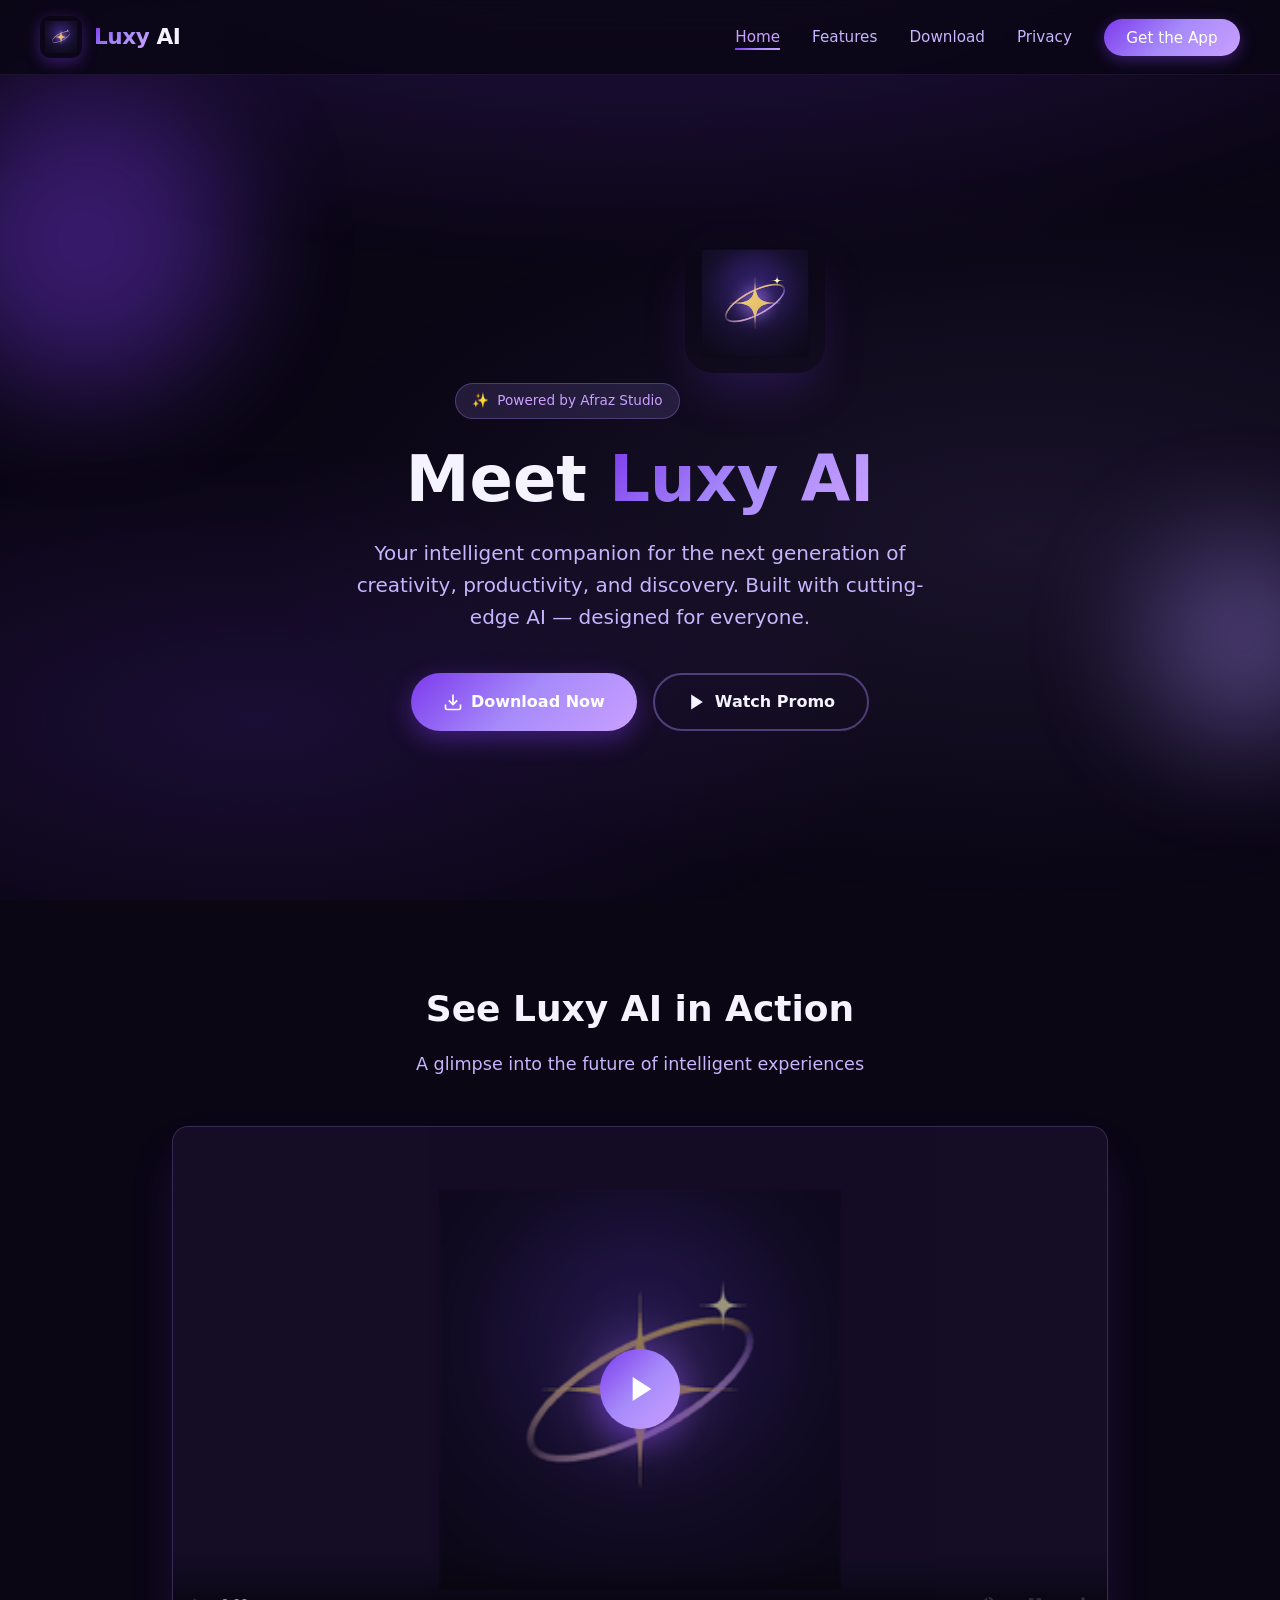
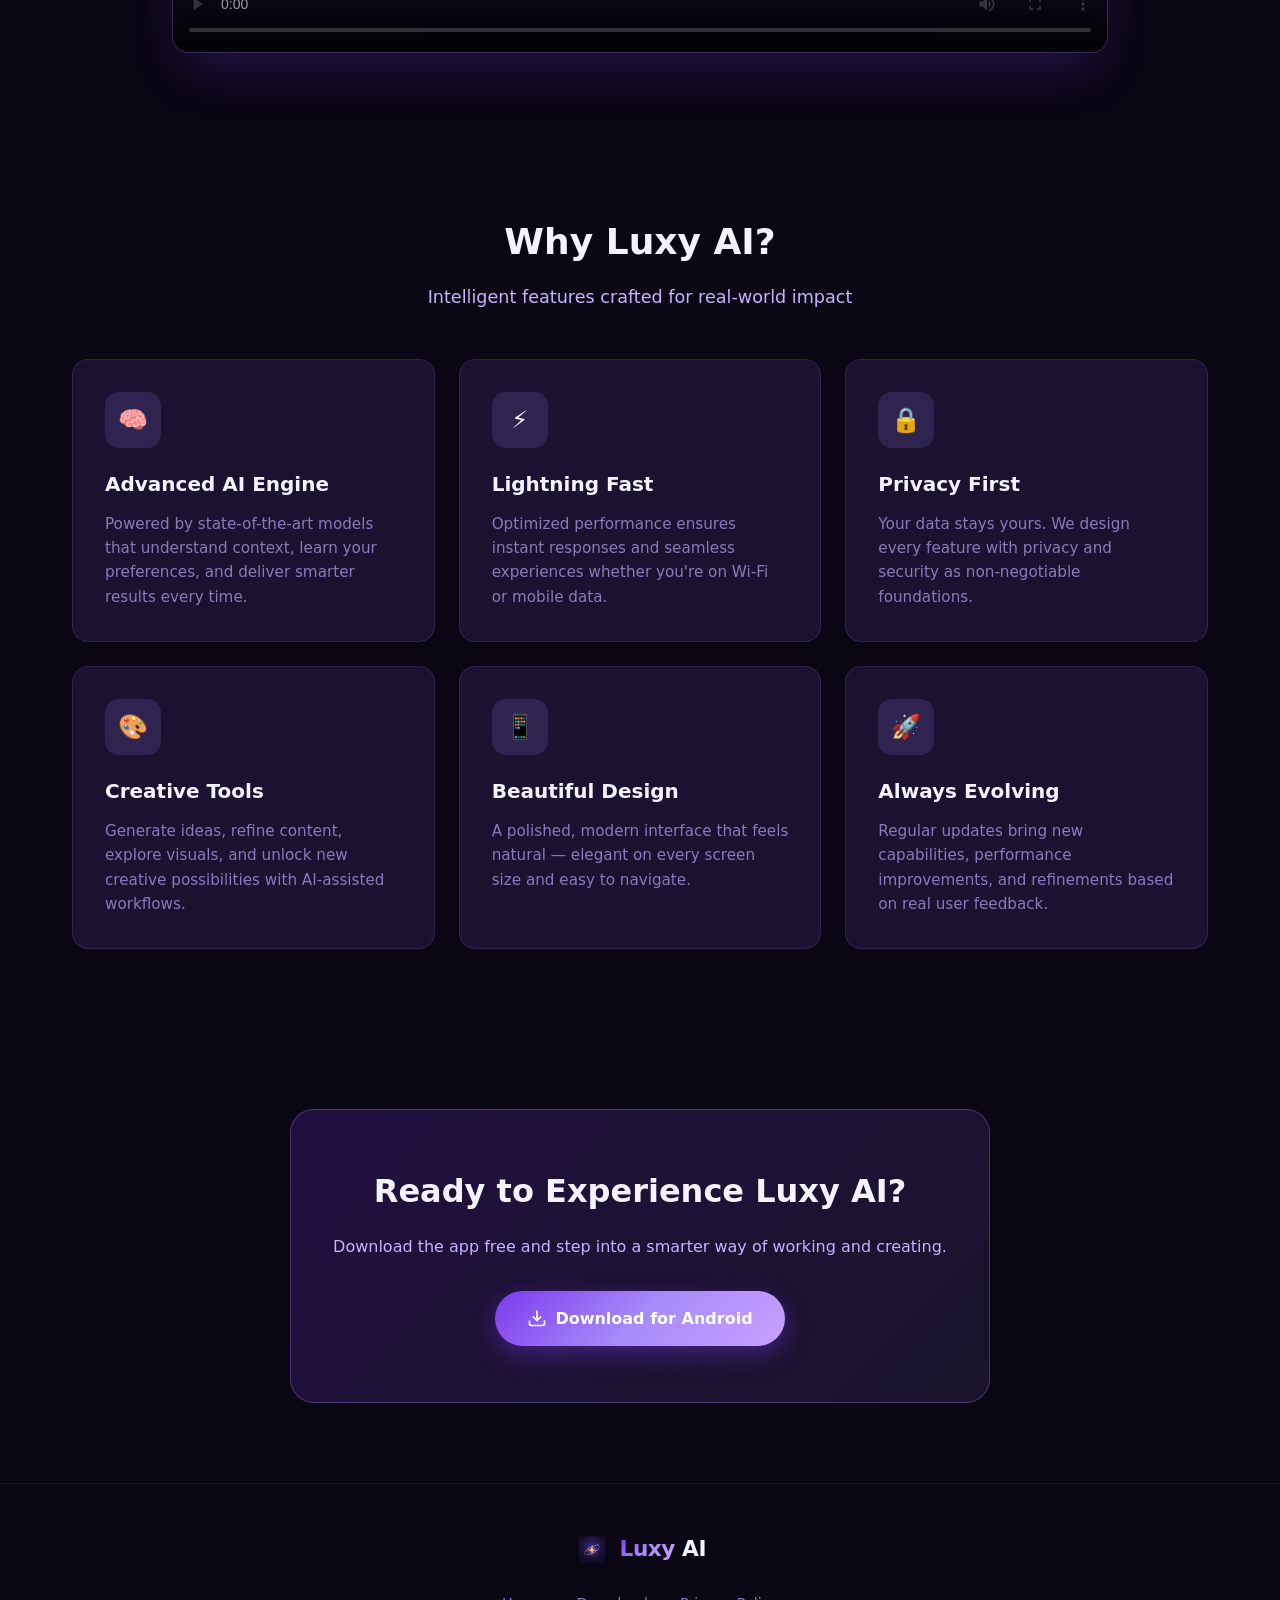
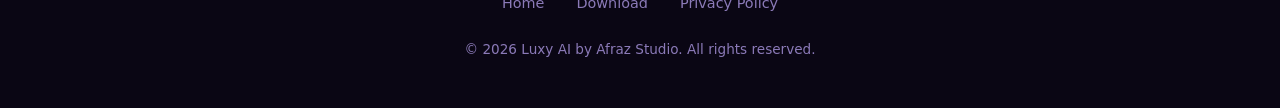
<file: index.html>
<!DOCTYPE html>
<html lang="en">
<head>
  <meta name="google-site-verification" content="mF6XlovI8cai9G5ZZEyPk_XzXrcvA_RAI9pHj94eg3o" />
  <meta charset="UTF-8">
  <meta name="viewport" content="width=device-width, initial-scale=1.0">
  <meta name="description" content="Luxy AI by Afraz Studio — Experience the future of artificial intelligence. Download the app now.">
  <meta name="theme-color" content="#0a0614">
  <title>Luxy AI by Afraz Studio — Official Website</title>
  <link rel="icon" type="image/png" href="[data-uri]">
  <link rel="sitemap" type="application/xml" title="Sitemap" href="sitemap.xml">
  <style>
/* Luxy AI by Afraz Studio - Premium Website Styles */
:root {
  --bg-primary: #0a0614;
  --bg-secondary: #120b24;
  --bg-card: #1a1230;
  --accent: #a78bfa;
  --accent-light: #c9a0ff;
  --accent-dark: #7c3aed;
  --text-primary: #f5f3ff;
  --text-secondary: #c4b5fd;
  --text-muted: #8b7ab8;
  --gold: #f0c674;
  --gradient: linear-gradient(135deg, #7c3aed 0%, #a78bfa 50%, #c9a0ff 100%);
  --gradient-dark: linear-gradient(180deg, #0a0614 0%, #1a1230 100%);
  --shadow: 0 25px 50px -12px rgba(124, 58, 237, 0.25);
  --radius: 16px;
  --transition: all 0.3s cubic-bezier(0.4, 0, 0.2, 1);
}

* {
  margin: 0;
  padding: 0;
  box-sizing: border-box;
}

html {
  scroll-behavior: smooth;
}

body {
  font-family: 'Segoe UI', system-ui, -apple-system, BlinkMacSystemFont, 'Roboto', sans-serif;
  background: var(--bg-primary);
  color: var(--text-primary);
  line-height: 1.6;
  min-height: 100vh;
  overflow-x: hidden;
}

/* Background Effects */
.bg-glow {
  position: fixed;
  top: 0;
  left: 0;
  width: 100%;
  height: 100%;
  pointer-events: none;
  z-index: 0;
  background: 
    radial-gradient(ellipse 80% 50% at 50% -20%, rgba(124, 58, 237, 0.3), transparent),
    radial-gradient(ellipse 60% 40% at 80% 60%, rgba(167, 139, 250, 0.1), transparent),
    radial-gradient(ellipse 50% 30% at 20% 80%, rgba(124, 58, 237, 0.15), transparent);
}

/* Navigation */
.navbar {
  position: fixed;
  top: 0;
  left: 0;
  right: 0;
  z-index: 1000;
  padding: 1rem 2rem;
  background: rgba(10, 6, 20, 0.85);
  backdrop-filter: blur(20px);
  border-bottom: 1px solid rgba(167, 139, 250, 0.1);
  transition: var(--transition);
}

.nav-container {
  max-width: 1200px;
  margin: 0 auto;
  display: flex;
  align-items: center;
  justify-content: space-between;
}

.logo-link {
  display: flex;
  align-items: center;
  gap: 0.75rem;
  text-decoration: none;
  color: var(--text-primary);
}

.logo-link img {
  width: 42px;
  height: 42px;
  border-radius: 10px;
  box-shadow: 0 4px 15px rgba(124, 58, 237, 0.4);
}

.logo-text {
  font-size: 1.35rem;
  font-weight: 700;
  letter-spacing: -0.02em;
}

.logo-text span {
  background: var(--gradient);
  -webkit-background-clip: text;
  -webkit-text-fill-color: transparent;
  background-clip: text;
}

.nav-links {
  display: flex;
  gap: 2rem;
  list-style: none;
}

.nav-links a {
  color: var(--text-secondary);
  text-decoration: none;
  font-weight: 500;
  font-size: 0.95rem;
  transition: var(--transition);
  position: relative;
}

.nav-links a:hover,
.nav-links a.active {
  color: var(--accent-light);
}

.nav-links a::after {
  content: '';
  position: absolute;
  bottom: -4px;
  left: 0;
  width: 0;
  height: 2px;
  background: var(--gradient);
  transition: width 0.3s ease;
}

.nav-links a:hover::after,
.nav-links a.active::after {
  width: 100%;
}

.nav-cta {
  background: var(--gradient);
  color: white !important;
  padding: 0.6rem 1.4rem;
  border-radius: 50px;
  font-weight: 600;
  box-shadow: 0 4px 15px rgba(124, 58, 237, 0.4);
}

.nav-cta::after {
  display: none !important;
}

.nav-cta:hover {
  transform: translateY(-2px);
  box-shadow: 0 8px 25px rgba(124, 58, 237, 0.5);
}

.mobile-menu-btn {
  display: none;
  background: none;
  border: none;
  color: var(--text-primary);
  font-size: 1.5rem;
  cursor: pointer;
}

/* Hero Section */
.hero {
  position: relative;
  z-index: 1;
  min-height: 100vh;
  display: flex;
  align-items: center;
  justify-content: center;
  padding: 8rem 2rem 4rem;
  text-align: center;
}

.hero-content {
  max-width: 900px;
}

.hero-badge {
  display: inline-flex;
  align-items: center;
  gap: 0.5rem;
  background: rgba(167, 139, 250, 0.15);
  border: 1px solid rgba(167, 139, 250, 0.3);
  padding: 0.4rem 1rem;
  border-radius: 50px;
  font-size: 0.85rem;
  color: var(--accent-light);
  margin-bottom: 1.5rem;
  animation: fadeInUp 0.8s ease;
}

.hero-logo {
  width: 140px;
  height: 140px;
  border-radius: 28px;
  margin: 0 auto 2rem;
  box-shadow: var(--shadow);
  animation: fadeInUp 0.8s ease 0.1s both;
}

.hero h1 {
  font-size: clamp(2.5rem, 6vw, 4rem);
  font-weight: 800;
  line-height: 1.15;
  margin-bottom: 1.25rem;
  animation: fadeInUp 0.8s ease 0.2s both;
}

.hero h1 .highlight {
  background: var(--gradient);
  -webkit-background-clip: text;
  -webkit-text-fill-color: transparent;
  background-clip: text;
}

.hero-subtitle {
  font-size: 1.25rem;
  color: var(--text-secondary);
  max-width: 600px;
  margin: 0 auto 2.5rem;
  animation: fadeInUp 0.8s ease 0.3s both;
}

.hero-buttons {
  display: flex;
  gap: 1rem;
  justify-content: center;
  flex-wrap: wrap;
  animation: fadeInUp 0.8s ease 0.4s both;
}

.btn {
  display: inline-flex;
  align-items: center;
  gap: 0.5rem;
  padding: 0.9rem 2rem;
  border-radius: 50px;
  font-weight: 600;
  font-size: 1rem;
  text-decoration: none;
  transition: var(--transition);
  cursor: pointer;
  border: none;
}

.btn-primary {
  background: var(--gradient);
  color: white;
  box-shadow: 0 8px 25px rgba(124, 58, 237, 0.4);
}

.btn-primary:hover {
  transform: translateY(-3px);
  box-shadow: 0 12px 35px rgba(124, 58, 237, 0.5);
}

.btn-secondary {
  background: transparent;
  color: var(--text-primary);
  border: 2px solid rgba(167, 139, 250, 0.4);
}

.btn-secondary:hover {
  background: rgba(167, 139, 250, 0.1);
  border-color: var(--accent);
}

/* Video Section */
.video-section {
  position: relative;
  z-index: 1;
  padding: 5rem 2rem;
  max-width: 1000px;
  margin: 0 auto;
}

.section-header {
  text-align: center;
  margin-bottom: 3rem;
}

.section-header h2 {
  font-size: 2.25rem;
  font-weight: 700;
  margin-bottom: 0.75rem;
}

.section-header p {
  color: var(--text-secondary);
  font-size: 1.1rem;
}

.video-wrapper {
  position: relative;
  border-radius: var(--radius);
  overflow: hidden;
  box-shadow: var(--shadow);
  border: 1px solid rgba(167, 139, 250, 0.2);
  background: var(--bg-card);
}

.video-wrapper video {
  width: 100%;
  display: block;
  aspect-ratio: 16/9;
}

.video-overlay {
  position: absolute;
  inset: 0;
  display: flex;
  align-items: center;
  justify-content: center;
  background: rgba(10, 6, 20, 0.4);
  cursor: pointer;
  transition: var(--transition);
}

.video-overlay.hidden {
  opacity: 0;
  pointer-events: none;
}

.play-btn {
  width: 80px;
  height: 80px;
  border-radius: 50%;
  background: var(--gradient);
  display: flex;
  align-items: center;
  justify-content: center;
  box-shadow: 0 10px 30px rgba(124, 58, 237, 0.5);
  transition: var(--transition);
}

.play-btn:hover {
  transform: scale(1.1);
}

.play-btn svg {
  width: 32px;
  height: 32px;
  fill: white;
  margin-left: 4px;
}

/* Features */
.features {
  position: relative;
  z-index: 1;
  padding: 5rem 2rem;
  max-width: 1200px;
  margin: 0 auto;
}

.features-grid {
  display: grid;
  grid-template-columns: repeat(auto-fit, minmax(280px, 1fr));
  gap: 1.5rem;
  margin-top: 3rem;
}

.feature-card {
  background: var(--bg-card);
  border: 1px solid rgba(167, 139, 250, 0.15);
  border-radius: var(--radius);
  padding: 2rem;
  transition: var(--transition);
}

.feature-card:hover {
  transform: translateY(-5px);
  border-color: rgba(167, 139, 250, 0.4);
  box-shadow: var(--shadow);
}

.feature-icon {
  width: 56px;
  height: 56px;
  border-radius: 14px;
  background: rgba(167, 139, 250, 0.15);
  display: flex;
  align-items: center;
  justify-content: center;
  margin-bottom: 1.25rem;
  font-size: 1.5rem;
}

.feature-card h3 {
  font-size: 1.25rem;
  margin-bottom: 0.75rem;
  color: var(--text-primary);
}

.feature-card p {
  color: var(--text-muted);
  font-size: 0.95rem;
}

/* CTA Section */
.cta-section {
  position: relative;
  z-index: 1;
  padding: 5rem 2rem;
  text-align: center;
}

.cta-box {
  max-width: 700px;
  margin: 0 auto;
  background: linear-gradient(135deg, rgba(124, 58, 237, 0.2), rgba(167, 139, 250, 0.1));
  border: 1px solid rgba(167, 139, 250, 0.3);
  border-radius: 24px;
  padding: 3.5rem 2rem;
}

.cta-box h2 {
  font-size: 2rem;
  margin-bottom: 1rem;
}

.cta-box p {
  color: var(--text-secondary);
  margin-bottom: 2rem;
}

/* Footer */
.footer {
  position: relative;
  z-index: 1;
  padding: 3rem 2rem;
  border-top: 1px solid rgba(167, 139, 250, 0.1);
  text-align: center;
}

.footer-logo {
  display: flex;
  align-items: center;
  justify-content: center;
  gap: 0.6rem;
  margin-bottom: 1.5rem;
}

.footer-logo img {
  width: 36px;
  height: 36px;
  border-radius: 8px;
}

.footer-links {
  display: flex;
  gap: 2rem;
  justify-content: center;
  margin-bottom: 1.5rem;
  flex-wrap: wrap;
}

.footer-links a {
  color: var(--text-muted);
  text-decoration: none;
  font-size: 0.9rem;
  transition: var(--transition);
}

.footer-links a:hover {
  color: var(--accent-light);
}

.footer-copy {
  color: var(--text-muted);
  font-size: 0.85rem;
}

/* Download Page */
.page-hero {
  position: relative;
  z-index: 1;
  padding: 9rem 2rem 4rem;
  text-align: center;
}

.page-hero h1 {
  font-size: 2.75rem;
  margin-bottom: 1rem;
}

.page-hero p {
  color: var(--text-secondary);
  font-size: 1.15rem;
  max-width: 550px;
  margin: 0 auto;
}

.download-section {
  position: relative;
  z-index: 1;
  max-width: 800px;
  margin: 0 auto;
  padding: 2rem 2rem 5rem;
}

.download-card {
  background: var(--bg-card);
  border: 1px solid rgba(167, 139, 250, 0.2);
  border-radius: 24px;
  padding: 3rem;
  text-align: center;
  box-shadow: var(--shadow);
}

.download-card img {
  width: 100px;
  height: 100px;
  border-radius: 22px;
  margin-bottom: 1.5rem;
  box-shadow: 0 10px 30px rgba(124, 58, 237, 0.3);
}

.download-card h2 {
  font-size: 1.75rem;
  margin-bottom: 0.5rem;
}

.download-card .version {
  color: var(--text-muted);
  margin-bottom: 2rem;
}

.download-info {
  display: grid;
  grid-template-columns: repeat(3, 1fr);
  gap: 1rem;
  margin: 2rem 0;
  text-align: center;
}

.download-info div {
  background: rgba(167, 139, 250, 0.08);
  padding: 1rem;
  border-radius: 12px;
}

.download-info .label {
  font-size: 0.8rem;
  color: var(--text-muted);
  margin-bottom: 0.25rem;
}

.download-info .value {
  font-weight: 600;
  color: var(--accent-light);
}

.requirements {
  text-align: left;
  margin-top: 2rem;
  padding-top: 2rem;
  border-top: 1px solid rgba(167, 139, 250, 0.15);
}

.requirements h3 {
  margin-bottom: 1rem;
  font-size: 1.1rem;
}

.requirements ul {
  list-style: none;
  color: var(--text-secondary);
}

.requirements li {
  padding: 0.4rem 0;
  padding-left: 1.5rem;
  position: relative;
}

.requirements li::before {
  content: '✓';
  position: absolute;
  left: 0;
  color: var(--accent);
  font-weight: bold;
}

/* Privacy Page */
.privacy-content {
  position: relative;
  z-index: 1;
  max-width: 800px;
  margin: 0 auto;
  padding: 2rem 2rem 5rem;
}

.privacy-content h2 {
  font-size: 1.5rem;
  margin: 2.5rem 0 1rem;
  color: var(--accent-light);
}

.privacy-content h2:first-of-type {
  margin-top: 0;
}

.privacy-content p,
.privacy-content li {
  color: var(--text-secondary);
  margin-bottom: 1rem;
}

.privacy-content ul {
  padding-left: 1.5rem;
  margin-bottom: 1.5rem;
}

.privacy-content li {
  margin-bottom: 0.5rem;
}

.last-updated {
  color: var(--text-muted);
  font-size: 0.9rem;
  margin-bottom: 2rem;
}

/* Animations */
@keyframes fadeInUp {
  from {
    opacity: 0;
    transform: translateY(30px);
  }
  to {
    opacity: 1;
    transform: translateY(0);
  }
}

/* Responsive */
@media (max-width: 768px) {
  .nav-links {
    display: none;
  }
  
  .mobile-menu-btn {
    display: block;
  }
  
  .nav-links.active {
    display: flex;
    flex-direction: column;
    position: absolute;
    top: 100%;
    left: 0;
    right: 0;
    background: rgba(10, 6, 20, 0.98);
    padding: 1.5rem;
    border-bottom: 1px solid rgba(167, 139, 250, 0.1);
  }
  
  .hero {
    padding: 7rem 1.5rem 3rem;
  }
  
  .download-info {
    grid-template-columns: 1fr;
  }
  
  .download-card {
    padding: 2rem 1.5rem;
  }
}

/* Particles / floating orbs */
.orb {
  position: absolute;
  border-radius: 50%;
  filter: blur(60px);
  opacity: 0.4;
  animation: float 20s ease-in-out infinite;
}

.orb-1 {
  width: 300px;
  height: 300px;
  background: #7c3aed;
  top: 10%;
  left: -5%;
}

.orb-2 {
  width: 200px;
  height: 200px;
  background: #a78bfa;
  top: 60%;
  right: -5%;
  animation-delay: -5s;
}

@keyframes float {
  0%, 100% { transform: translate(0, 0); }
  50% { transform: translate(30px, -30px); }
}

  </style>
</head>
<body>
  <div class="bg-glow"></div>
  <div class="orb orb-1"></div>
  <div class="orb orb-2"></div>

  <!-- Navigation -->
  <nav class="navbar">
    <div class="nav-container">
      <a href="index.html" class="logo-link">
        <img src="[data-uri]" alt="Luxy AI" width="42" height="42">
        <span class="logo-text"><span>Luxy</span> AI</span>
      </a>
      <ul class="nav-links" id="navLinks">
        <li><a href="index.html" class="active">Home</a></li>
        <li><a href="#features">Features</a></li>
        <li><a href="download.html">Download</a></li>
        <li><a href="privacy.html">Privacy</a></li>
        <li><a href="download.html" class="nav-cta">Get the App</a></li>
      </ul>
      <button class="mobile-menu-btn" id="menuBtn" aria-label="Menu">☰</button>
    </div>
  </nav>

  <!-- Hero -->
  <section class="hero">
    <div class="hero-content">
      <div class="hero-badge">
        <span>✨</span> Powered by Afraz Studio
      </div>
      <img src="[data-uri]" alt="Luxy AI" class="hero-logo" width="140" height="140">
      <h1>Meet <span class="highlight">Luxy AI</span></h1>
      <p class="hero-subtitle">
        Your intelligent companion for the next generation of creativity, productivity, and discovery. 
        Built with cutting-edge AI — designed for everyone.
      </p>
      <div class="hero-buttons">
        <a href="download.html" class="btn btn-primary">
          <svg width="20" height="20" viewBox="0 0 24 24" fill="none" stroke="currentColor" stroke-width="2"><path d="M21 15v4a2 2 0 0 1-2 2H5a2 2 0 0 1-2-2v-4"/><polyline points="7 10 12 15 17 10"/><line x1="12" y1="15" x2="12" y2="3"/></svg>
          Download Now
        </a>
        <a href="#video" class="btn btn-secondary">
          <svg width="20" height="20" viewBox="0 0 24 24" fill="currentColor"><polygon points="5 3 19 12 5 21 5 3"/></svg>
          Watch Promo
        </a>
      </div>
    </div>
  </section>

  <!-- Video Promotion -->
  <section class="video-section" id="video">
    <div class="section-header">
      <h2>See Luxy AI in Action</h2>
      <p>A glimpse into the future of intelligent experiences</p>
    </div>
    <div class="video-wrapper">
      <video id="promoVideo" playsinline controls poster="[data-uri]">
        <source src="promo.mp4" type="video/mp4">
        Your browser does not support the video tag.
      </video>
      <div class="video-overlay" id="videoOverlay">
        <div class="play-btn">
          <svg viewBox="0 0 24 24"><polygon points="5 3 19 12 5 21 5 3"/></svg>
        </div>
      </div>
    </div>
  </section>

  <!-- Features -->
  <section class="features" id="features">
    <div class="section-header">
      <h2>Why Luxy AI?</h2>
      <p>Intelligent features crafted for real-world impact</p>
    </div>
    <div class="features-grid">
      <div class="feature-card">
        <div class="feature-icon">🧠</div>
        <h3>Advanced AI Engine</h3>
        <p>Powered by state-of-the-art models that understand context, learn your preferences, and deliver smarter results every time.</p>
      </div>
      <div class="feature-card">
        <div class="feature-icon">⚡</div>
        <h3>Lightning Fast</h3>
        <p>Optimized performance ensures instant responses and seamless experiences whether you're on Wi-Fi or mobile data.</p>
      </div>
      <div class="feature-card">
        <div class="feature-icon">🔒</div>
        <h3>Privacy First</h3>
        <p>Your data stays yours. We design every feature with privacy and security as non-negotiable foundations.</p>
      </div>
      <div class="feature-card">
        <div class="feature-icon">🎨</div>
        <h3>Creative Tools</h3>
        <p>Generate ideas, refine content, explore visuals, and unlock new creative possibilities with AI-assisted workflows.</p>
      </div>
      <div class="feature-card">
        <div class="feature-icon">📱</div>
        <h3>Beautiful Design</h3>
        <p>A polished, modern interface that feels natural — elegant on every screen size and easy to navigate.</p>
      </div>
      <div class="feature-card">
        <div class="feature-icon">🚀</div>
        <h3>Always Evolving</h3>
        <p>Regular updates bring new capabilities, performance improvements, and refinements based on real user feedback.</p>
      </div>
    </div>
  </section>

  <!-- CTA -->
  <section class="cta-section">
    <div class="cta-box">
      <h2>Ready to Experience Luxy AI?</h2>
      <p>Download the app free and step into a smarter way of working and creating.</p>
      <a href="download.html" class="btn btn-primary">
        <svg width="20" height="20" viewBox="0 0 24 24" fill="none" stroke="currentColor" stroke-width="2"><path d="M21 15v4a2 2 0 0 1-2 2H5a2 2 0 0 1-2-2v-4"/><polyline points="7 10 12 15 17 10"/><line x1="12" y1="15" x2="12" y2="3"/></svg>
        Download for Android
      </a>
    </div>
  </section>

  <!-- Footer -->
  <footer class="footer">
    <div class="footer-logo">
      <img src="[data-uri]" alt="Luxy AI" width="36" height="36">
      <span class="logo-text"><span>Luxy</span> AI</span>
    </div>
    <div class="footer-links">
      <a href="index.html">Home</a>
      <a href="download.html">Download</a>
      <a href="privacy.html">Privacy Policy</a>
    </div>
    <p class="footer-copy">© 2026 Luxy AI by Afraz Studio. All rights reserved.</p>
  </footer>

  <script>
document.addEventListener('DOMContentLoaded', () => {
  const menuBtn = document.getElementById('menuBtn');
  const navLinks = document.getElementById('navLinks');
  if (menuBtn && navLinks) {
    menuBtn.addEventListener('click', () => {
      navLinks.classList.toggle('active');
      menuBtn.textContent = navLinks.classList.contains('active') ? '✕' : '☰';
    });
    navLinks.querySelectorAll('a').forEach(link => {
      link.addEventListener('click', () => {
        navLinks.classList.remove('active');
        menuBtn.textContent = '☰';
      });
    });
  }
  const video = document.getElementById('promoVideo');
  const overlay = document.getElementById('videoOverlay');
  if (video && overlay) {
    overlay.addEventListener('click', () => {
      video.play();
      overlay.classList.add('hidden');
    });
    video.addEventListener('pause', () => {
      if (!video.ended) overlay.classList.remove('hidden');
    });
    video.addEventListener('ended', () => {
      overlay.classList.remove('hidden');
      video.currentTime = 0;
    });
    video.addEventListener('play', () => overlay.classList.add('hidden'));
  }
  document.querySelectorAll('a[href^="#"]').forEach(anchor => {
    anchor.addEventListener('click', function (e) {
      const targetId = this.getAttribute('href');
      if (targetId === '#') return;
      const target = document.querySelector(targetId);
      if (target) {
        e.preventDefault();
        target.scrollIntoView({ behavior: 'smooth', block: 'start' });
      }
    });
  });
  const navbar = document.querySelector('.navbar');
  if (navbar) {
    window.addEventListener('scroll', () => {
      navbar.style.background = window.scrollY > 50 ? 'rgba(10, 6, 20, 0.95)' : 'rgba(10, 6, 20, 0.85)';
    });
  }
});
  </script>
</body>
</html>
</file>
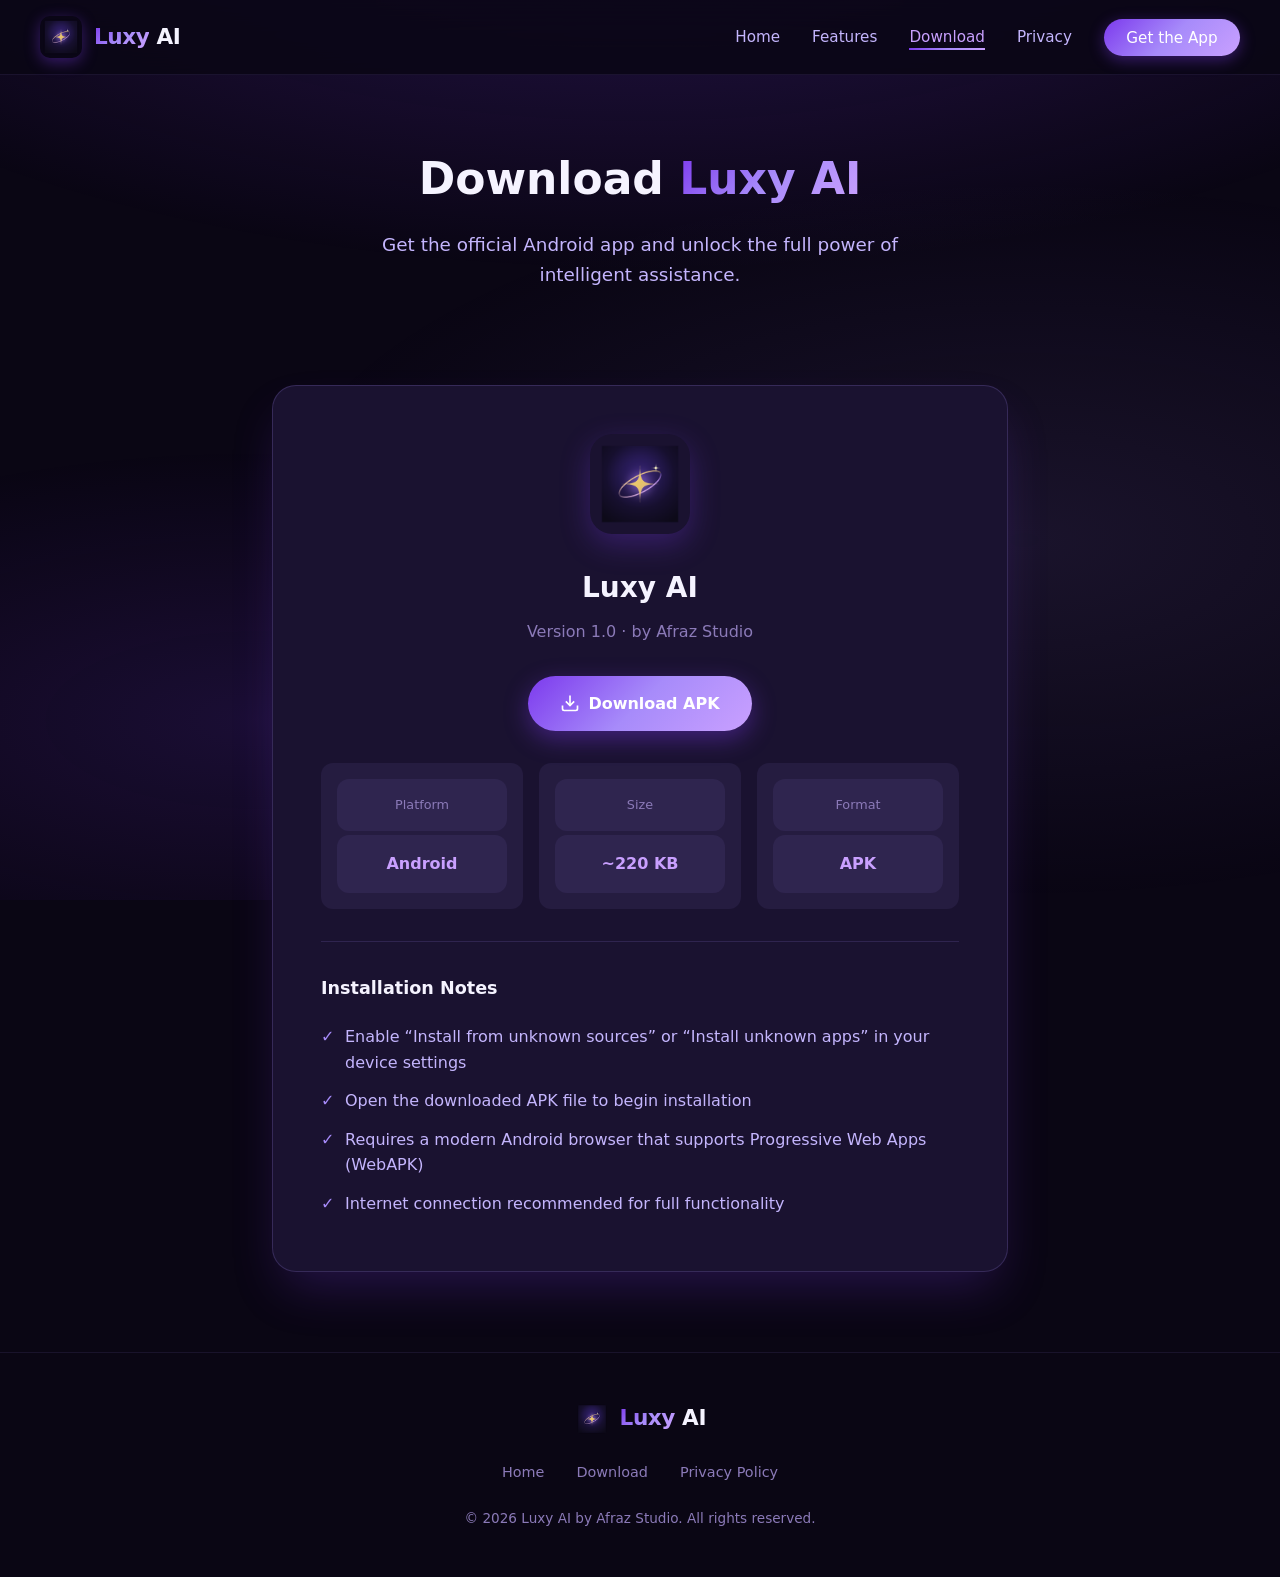
<file: download.html>
<!DOCTYPE html>
<html lang="en">
<head>
  <meta charset="UTF-8">
  <meta name="viewport" content="width=device-width, initial-scale=1.0">
  <meta name="description" content="Download Luxy AI by Afraz Studio — the official Android app.">
  <meta name="theme-color" content="#0a0614">
  <title>Download Luxy AI — Afraz Studio</title>
  <link rel="icon" type="image/png" href="[data-uri]">
  <style>
/* Luxy AI by Afraz Studio - Premium Website Styles */
:root {
  --bg-primary: #0a0614;
  --bg-secondary: #120b24;
  --bg-card: #1a1230;
  --accent: #a78bfa;
  --accent-light: #c9a0ff;
  --accent-dark: #7c3aed;
  --text-primary: #f5f3ff;
  --text-secondary: #c4b5fd;
  --text-muted: #8b7ab8;
  --gold: #f0c674;
  --gradient: linear-gradient(135deg, #7c3aed 0%, #a78bfa 50%, #c9a0ff 100%);
  --gradient-dark: linear-gradient(180deg, #0a0614 0%, #1a1230 100%);
  --shadow: 0 25px 50px -12px rgba(124, 58, 237, 0.25);
  --radius: 16px;
  --transition: all 0.3s cubic-bezier(0.4, 0, 0.2, 1);
}

* {
  margin: 0;
  padding: 0;
  box-sizing: border-box;
}

html {
  scroll-behavior: smooth;
}

body {
  font-family: 'Segoe UI', system-ui, -apple-system, BlinkMacSystemFont, 'Roboto', sans-serif;
  background: var(--bg-primary);
  color: var(--text-primary);
  line-height: 1.6;
  min-height: 100vh;
  overflow-x: hidden;
}

/* Background Effects */
.bg-glow {
  position: fixed;
  top: 0;
  left: 0;
  width: 100%;
  height: 100%;
  pointer-events: none;
  z-index: 0;
  background: 
    radial-gradient(ellipse 80% 50% at 50% -20%, rgba(124, 58, 237, 0.3), transparent),
    radial-gradient(ellipse 60% 40% at 80% 60%, rgba(167, 139, 250, 0.1), transparent),
    radial-gradient(ellipse 50% 30% at 20% 80%, rgba(124, 58, 237, 0.15), transparent);
}

/* Navigation */
.navbar {
  position: fixed;
  top: 0;
  left: 0;
  right: 0;
  z-index: 1000;
  padding: 1rem 2rem;
  background: rgba(10, 6, 20, 0.85);
  backdrop-filter: blur(20px);
  border-bottom: 1px solid rgba(167, 139, 250, 0.1);
  transition: var(--transition);
}

.nav-container {
  max-width: 1200px;
  margin: 0 auto;
  display: flex;
  align-items: center;
  justify-content: space-between;
}

.logo-link {
  display: flex;
  align-items: center;
  gap: 0.75rem;
  text-decoration: none;
  color: var(--text-primary);
}

.logo-link img {
  width: 42px;
  height: 42px;
  border-radius: 10px;
  box-shadow: 0 4px 15px rgba(124, 58, 237, 0.4);
}

.logo-text {
  font-size: 1.35rem;
  font-weight: 700;
  letter-spacing: -0.02em;
}

.logo-text span {
  background: var(--gradient);
  -webkit-background-clip: text;
  -webkit-text-fill-color: transparent;
  background-clip: text;
}

.nav-links {
  display: flex;
  gap: 2rem;
  list-style: none;
}

.nav-links a {
  color: var(--text-secondary);
  text-decoration: none;
  font-weight: 500;
  font-size: 0.95rem;
  transition: var(--transition);
  position: relative;
}

.nav-links a:hover,
.nav-links a.active {
  color: var(--accent-light);
}

.nav-links a::after {
  content: '';
  position: absolute;
  bottom: -4px;
  left: 0;
  width: 0;
  height: 2px;
  background: var(--gradient);
  transition: width 0.3s ease;
}

.nav-links a:hover::after,
.nav-links a.active::after {
  width: 100%;
}

.nav-cta {
  background: var(--gradient);
  color: white !important;
  padding: 0.6rem 1.4rem;
  border-radius: 50px;
  font-weight: 600;
  box-shadow: 0 4px 15px rgba(124, 58, 237, 0.4);
}

.nav-cta::after {
  display: none !important;
}

.nav-cta:hover {
  transform: translateY(-2px);
  box-shadow: 0 8px 25px rgba(124, 58, 237, 0.5);
}

.mobile-menu-btn {
  display: none;
  background: none;
  border: none;
  color: var(--text-primary);
  font-size: 1.5rem;
  cursor: pointer;
}

/* Hero Section */
.hero {
  position: relative;
  z-index: 1;
  min-height: 100vh;
  display: flex;
  align-items: center;
  justify-content: center;
  padding: 8rem 2rem 4rem;
  text-align: center;
}

.hero-content {
  max-width: 900px;
}

.hero-badge {
  display: inline-flex;
  align-items: center;
  gap: 0.5rem;
  background: rgba(167, 139, 250, 0.15);
  border: 1px solid rgba(167, 139, 250, 0.3);
  padding: 0.4rem 1rem;
  border-radius: 50px;
  font-size: 0.85rem;
  color: var(--accent-light);
  margin-bottom: 1.5rem;
  animation: fadeInUp 0.8s ease;
}

.hero-logo {
  width: 140px;
  height: 140px;
  border-radius: 28px;
  margin: 0 auto 2rem;
  box-shadow: var(--shadow);
  animation: fadeInUp 0.8s ease 0.1s both;
}

.hero h1 {
  font-size: clamp(2.5rem, 6vw, 4rem);
  font-weight: 800;
  line-height: 1.15;
  margin-bottom: 1.25rem;
  animation: fadeInUp 0.8s ease 0.2s both;
}

.hero h1 .highlight {
  background: var(--gradient);
  -webkit-background-clip: text;
  -webkit-text-fill-color: transparent;
  background-clip: text;
}

.hero-subtitle {
  font-size: 1.25rem;
  color: var(--text-secondary);
  max-width: 600px;
  margin: 0 auto 2.5rem;
  animation: fadeInUp 0.8s ease 0.3s both;
}

.hero-buttons {
  display: flex;
  gap: 1rem;
  justify-content: center;
  flex-wrap: wrap;
  animation: fadeInUp 0.8s ease 0.4s both;
}

.btn {
  display: inline-flex;
  align-items: center;
  gap: 0.5rem;
  padding: 0.9rem 2rem;
  border-radius: 50px;
  font-weight: 600;
  font-size: 1rem;
  text-decoration: none;
  transition: var(--transition);
  cursor: pointer;
  border: none;
}

.btn-primary {
  background: var(--gradient);
  color: white;
  box-shadow: 0 8px 25px rgba(124, 58, 237, 0.4);
}

.btn-primary:hover {
  transform: translateY(-3px);
  box-shadow: 0 12px 35px rgba(124, 58, 237, 0.5);
}

.btn-secondary {
  background: transparent;
  color: var(--text-primary);
  border: 2px solid rgba(167, 139, 250, 0.4);
}

.btn-secondary:hover {
  background: rgba(167, 139, 250, 0.1);
  border-color: var(--accent);
}

/* Video Section */
.video-section {
  position: relative;
  z-index: 1;
  padding: 5rem 2rem;
  max-width: 1000px;
  margin: 0 auto;
}

.section-header {
  text-align: center;
  margin-bottom: 3rem;
}

.section-header h2 {
  font-size: 2.25rem;
  font-weight: 700;
  margin-bottom: 0.75rem;
}

.section-header p {
  color: var(--text-secondary);
  font-size: 1.1rem;
}

.video-wrapper {
  position: relative;
  border-radius: var(--radius);
  overflow: hidden;
  box-shadow: var(--shadow);
  border: 1px solid rgba(167, 139, 250, 0.2);
  background: var(--bg-card);
}

.video-wrapper video {
  width: 100%;
  display: block;
  aspect-ratio: 16/9;
}

.video-overlay {
  position: absolute;
  inset: 0;
  display: flex;
  align-items: center;
  justify-content: center;
  background: rgba(10, 6, 20, 0.4);
  cursor: pointer;
  transition: var(--transition);
}

.video-overlay.hidden {
  opacity: 0;
  pointer-events: none;
}

.play-btn {
  width: 80px;
  height: 80px;
  border-radius: 50%;
  background: var(--gradient);
  display: flex;
  align-items: center;
  justify-content: center;
  box-shadow: 0 10px 30px rgba(124, 58, 237, 0.5);
  transition: var(--transition);
}

.play-btn:hover {
  transform: scale(1.1);
}

.play-btn svg {
  width: 32px;
  height: 32px;
  fill: white;
  margin-left: 4px;
}

/* Features */
.features {
  position: relative;
  z-index: 1;
  padding: 5rem 2rem;
  max-width: 1200px;
  margin: 0 auto;
}

.features-grid {
  display: grid;
  grid-template-columns: repeat(auto-fit, minmax(280px, 1fr));
  gap: 1.5rem;
  margin-top: 3rem;
}

.feature-card {
  background: var(--bg-card);
  border: 1px solid rgba(167, 139, 250, 0.15);
  border-radius: var(--radius);
  padding: 2rem;
  transition: var(--transition);
}

.feature-card:hover {
  transform: translateY(-5px);
  border-color: rgba(167, 139, 250, 0.4);
  box-shadow: var(--shadow);
}

.feature-icon {
  width: 56px;
  height: 56px;
  border-radius: 14px;
  background: rgba(167, 139, 250, 0.15);
  display: flex;
  align-items: center;
  justify-content: center;
  margin-bottom: 1.25rem;
  font-size: 1.5rem;
}

.feature-card h3 {
  font-size: 1.25rem;
  margin-bottom: 0.75rem;
  color: var(--text-primary);
}

.feature-card p {
  color: var(--text-muted);
  font-size: 0.95rem;
}

/* CTA Section */
.cta-section {
  position: relative;
  z-index: 1;
  padding: 5rem 2rem;
  text-align: center;
}

.cta-box {
  max-width: 700px;
  margin: 0 auto;
  background: linear-gradient(135deg, rgba(124, 58, 237, 0.2), rgba(167, 139, 250, 0.1));
  border: 1px solid rgba(167, 139, 250, 0.3);
  border-radius: 24px;
  padding: 3.5rem 2rem;
}

.cta-box h2 {
  font-size: 2rem;
  margin-bottom: 1rem;
}

.cta-box p {
  color: var(--text-secondary);
  margin-bottom: 2rem;
}

/* Footer */
.footer {
  position: relative;
  z-index: 1;
  padding: 3rem 2rem;
  border-top: 1px solid rgba(167, 139, 250, 0.1);
  text-align: center;
}

.footer-logo {
  display: flex;
  align-items: center;
  justify-content: center;
  gap: 0.6rem;
  margin-bottom: 1.5rem;
}

.footer-logo img {
  width: 36px;
  height: 36px;
  border-radius: 8px;
}

.footer-links {
  display: flex;
  gap: 2rem;
  justify-content: center;
  margin-bottom: 1.5rem;
  flex-wrap: wrap;
}

.footer-links a {
  color: var(--text-muted);
  text-decoration: none;
  font-size: 0.9rem;
  transition: var(--transition);
}

.footer-links a:hover {
  color: var(--accent-light);
}

.footer-copy {
  color: var(--text-muted);
  font-size: 0.85rem;
}

/* Download Page */
.page-hero {
  position: relative;
  z-index: 1;
  padding: 9rem 2rem 4rem;
  text-align: center;
}

.page-hero h1 {
  font-size: 2.75rem;
  margin-bottom: 1rem;
}

.page-hero p {
  color: var(--text-secondary);
  font-size: 1.15rem;
  max-width: 550px;
  margin: 0 auto;
}

.download-section {
  position: relative;
  z-index: 1;
  max-width: 800px;
  margin: 0 auto;
  padding: 2rem 2rem 5rem;
}

.download-card {
  background: var(--bg-card);
  border: 1px solid rgba(167, 139, 250, 0.2);
  border-radius: 24px;
  padding: 3rem;
  text-align: center;
  box-shadow: var(--shadow);
}

.download-card img {
  width: 100px;
  height: 100px;
  border-radius: 22px;
  margin-bottom: 1.5rem;
  box-shadow: 0 10px 30px rgba(124, 58, 237, 0.3);
}

.download-card h2 {
  font-size: 1.75rem;
  margin-bottom: 0.5rem;
}

.download-card .version {
  color: var(--text-muted);
  margin-bottom: 2rem;
}

.download-info {
  display: grid;
  grid-template-columns: repeat(3, 1fr);
  gap: 1rem;
  margin: 2rem 0;
  text-align: center;
}

.download-info div {
  background: rgba(167, 139, 250, 0.08);
  padding: 1rem;
  border-radius: 12px;
}

.download-info .label {
  font-size: 0.8rem;
  color: var(--text-muted);
  margin-bottom: 0.25rem;
}

.download-info .value {
  font-weight: 600;
  color: var(--accent-light);
}

.requirements {
  text-align: left;
  margin-top: 2rem;
  padding-top: 2rem;
  border-top: 1px solid rgba(167, 139, 250, 0.15);
}

.requirements h3 {
  margin-bottom: 1rem;
  font-size: 1.1rem;
}

.requirements ul {
  list-style: none;
  color: var(--text-secondary);
}

.requirements li {
  padding: 0.4rem 0;
  padding-left: 1.5rem;
  position: relative;
}

.requirements li::before {
  content: '✓';
  position: absolute;
  left: 0;
  color: var(--accent);
  font-weight: bold;
}

/* Privacy Page */
.privacy-content {
  position: relative;
  z-index: 1;
  max-width: 800px;
  margin: 0 auto;
  padding: 2rem 2rem 5rem;
}

.privacy-content h2 {
  font-size: 1.5rem;
  margin: 2.5rem 0 1rem;
  color: var(--accent-light);
}

.privacy-content h2:first-of-type {
  margin-top: 0;
}

.privacy-content p,
.privacy-content li {
  color: var(--text-secondary);
  margin-bottom: 1rem;
}

.privacy-content ul {
  padding-left: 1.5rem;
  margin-bottom: 1.5rem;
}

.privacy-content li {
  margin-bottom: 0.5rem;
}

.last-updated {
  color: var(--text-muted);
  font-size: 0.9rem;
  margin-bottom: 2rem;
}

/* Animations */
@keyframes fadeInUp {
  from {
    opacity: 0;
    transform: translateY(30px);
  }
  to {
    opacity: 1;
    transform: translateY(0);
  }
}

/* Responsive */
@media (max-width: 768px) {
  .nav-links {
    display: none;
  }
  
  .mobile-menu-btn {
    display: block;
  }
  
  .nav-links.active {
    display: flex;
    flex-direction: column;
    position: absolute;
    top: 100%;
    left: 0;
    right: 0;
    background: rgba(10, 6, 20, 0.98);
    padding: 1.5rem;
    border-bottom: 1px solid rgba(167, 139, 250, 0.1);
  }
  
  .hero {
    padding: 7rem 1.5rem 3rem;
  }
  
  .download-info {
    grid-template-columns: 1fr;
  }
  
  .download-card {
    padding: 2rem 1.5rem;
  }
}

/* Particles / floating orbs */
.orb {
  position: absolute;
  border-radius: 50%;
  filter: blur(60px);
  opacity: 0.4;
  animation: float 20s ease-in-out infinite;
}

.orb-1 {
  width: 300px;
  height: 300px;
  background: #7c3aed;
  top: 10%;
  left: -5%;
}

.orb-2 {
  width: 200px;
  height: 200px;
  background: #a78bfa;
  top: 60%;
  right: -5%;
  animation-delay: -5s;
}

@keyframes float {
  0%, 100% { transform: translate(0, 0); }
  50% { transform: translate(30px, -30px); }
}

  </style>
</head>
<body>
  <div class="bg-glow"></div>

  <nav class="navbar">
    <div class="nav-container">
      <a href="index.html" class="logo-link">
        <img src="[data-uri]" alt="Luxy AI" width="42" height="42">
        <span class="logo-text"><span>Luxy</span> AI</span>
      </a>
      <ul class="nav-links" id="navLinks">
        <li><a href="index.html">Home</a></li>
        <li><a href="index.html#features">Features</a></li>
        <li><a href="download.html" class="active">Download</a></li>
        <li><a href="privacy.html">Privacy</a></li>
        <li><a href="download.html" class="nav-cta">Get the App</a></li>
      </ul>
      <button class="mobile-menu-btn" id="menuBtn" aria-label="Menu">☰</button>
    </div>
  </nav>

  <section class="page-hero">
    <h1>Download <span style="background: var(--gradient); -webkit-background-clip: text; -webkit-text-fill-color: transparent;">Luxy AI</span></h1>
    <p>Get the official Android app and unlock the full power of intelligent assistance.</p>
  </section>

  <section class="download-section">
    <div class="download-card">
      <img src="[data-uri]" alt="Luxy AI App Icon" width="100" height="100">
      <h2>Luxy AI</h2>
      <p class="version">Version 1.0 · by Afraz Studio</p>
      
      <a href="Luxy-AI.apk" class="btn btn-primary" download="Luxy-AI.apk">
        <svg width="20" height="20" viewBox="0 0 24 24" fill="none" stroke="currentColor" stroke-width="2"><path d="M21 15v4a2 2 0 0 1-2 2H5a2 2 0 0 1-2-2v-4"/><polyline points="7 10 12 15 17 10"/><line x1="12" y1="15" x2="12" y2="3"/></svg>
        Download APK
      </a>

      <div class="download-info">
        <div>
          <div class="label">Platform</div>
          <div class="value">Android</div>
        </div>
        <div>
          <div class="label">Size</div>
          <div class="value">~220 KB</div>
        </div>
        <div>
          <div class="label">Format</div>
          <div class="value">APK</div>
        </div>
      </div>

      <div class="requirements">
        <h3>Installation Notes</h3>
        <ul>
          <li>Enable “Install from unknown sources” or “Install unknown apps” in your device settings</li>
          <li>Open the downloaded APK file to begin installation</li>
          <li>Requires a modern Android browser that supports Progressive Web Apps (WebAPK)</li>
          <li>Internet connection recommended for full functionality</li>
        </ul>
      </div>
    </div>
  </section>

  <footer class="footer">
    <div class="footer-logo">
      <img src="[data-uri]" alt="Luxy AI" width="36" height="36">
      <span class="logo-text"><span>Luxy</span> AI</span>
    </div>
    <div class="footer-links">
      <a href="index.html">Home</a>
      <a href="download.html">Download</a>
      <a href="privacy.html">Privacy Policy</a>
    </div>
    <p class="footer-copy">© 2026 Luxy AI by Afraz Studio. All rights reserved.</p>
  </footer>

  <script>
document.addEventListener('DOMContentLoaded', () => {
  const menuBtn = document.getElementById('menuBtn');
  const navLinks = document.getElementById('navLinks');
  if (menuBtn && navLinks) {
    menuBtn.addEventListener('click', () => {
      navLinks.classList.toggle('active');
      menuBtn.textContent = navLinks.classList.contains('active') ? '✕' : '☰';
    });
    navLinks.querySelectorAll('a').forEach(link => {
      link.addEventListener('click', () => {
        navLinks.classList.remove('active');
        menuBtn.textContent = '☰';
      });
    });
  }
});
  </script>
</body>
</html>
</file>
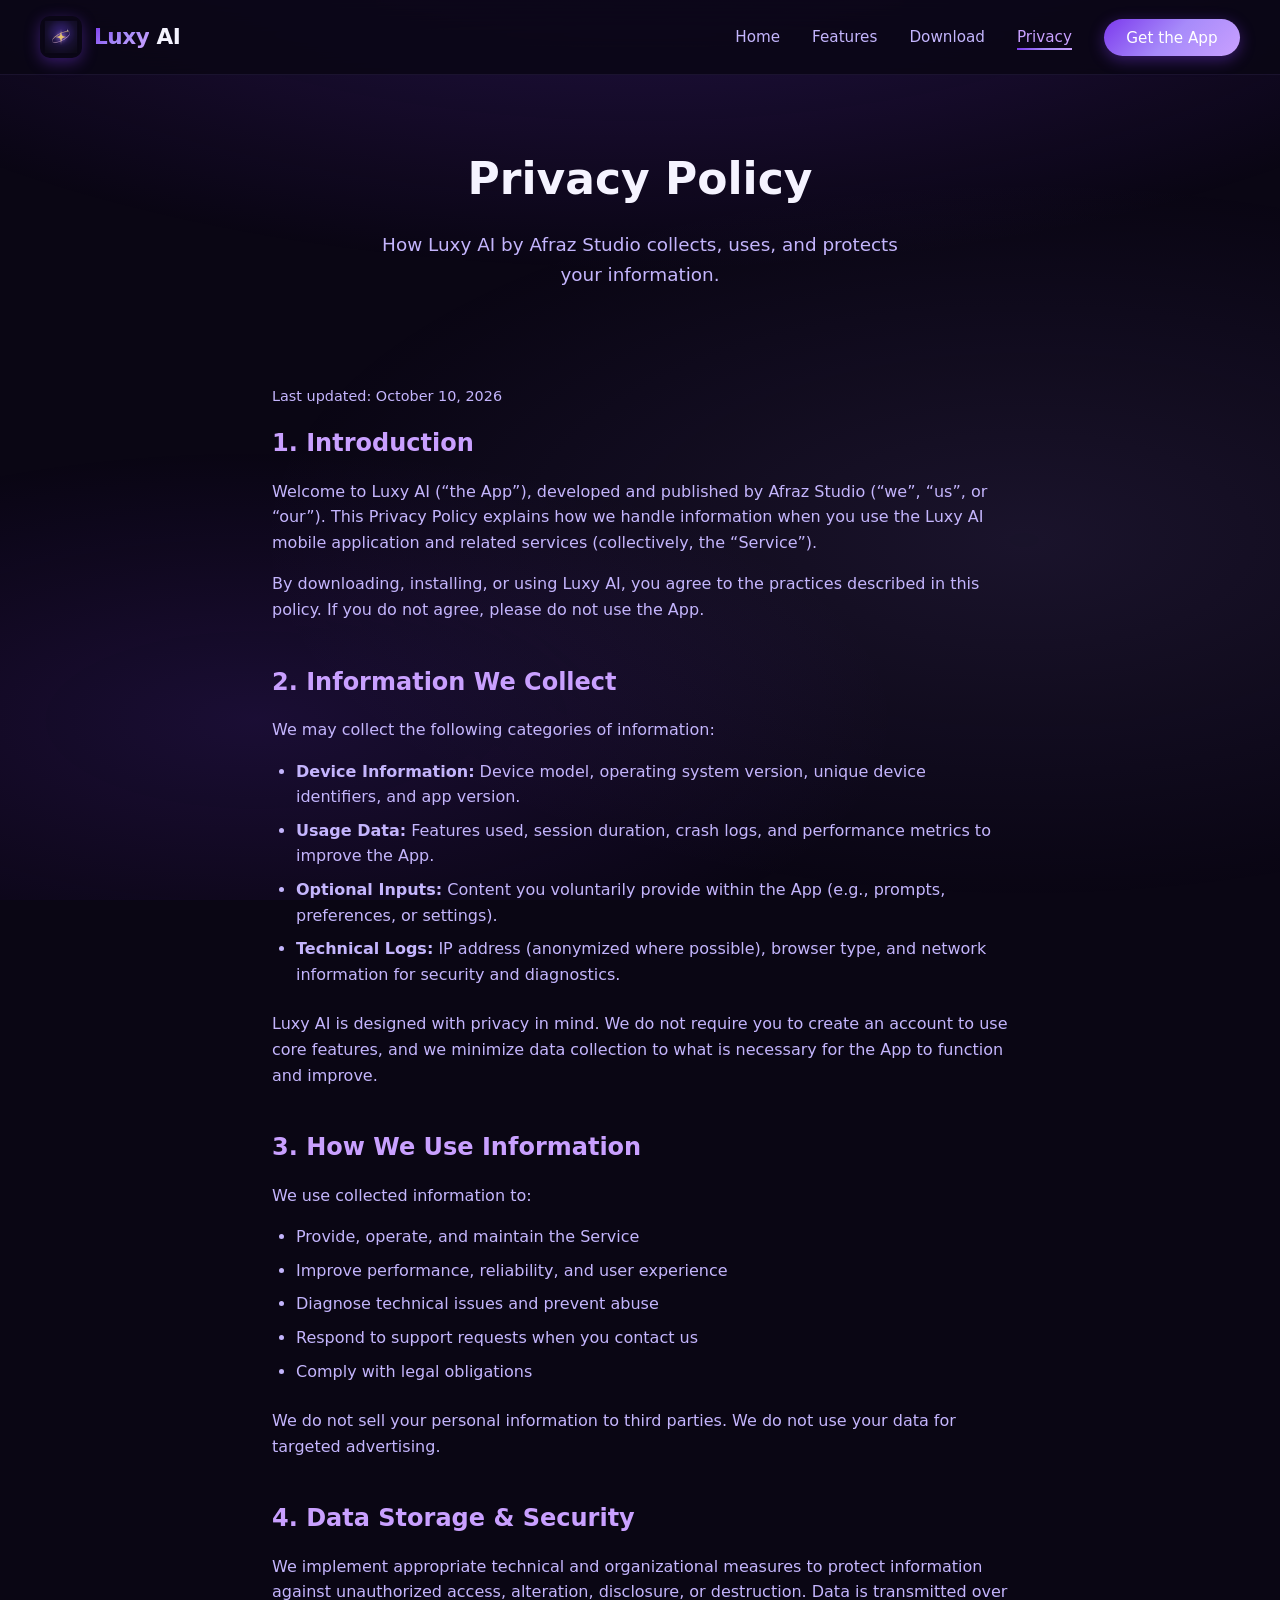
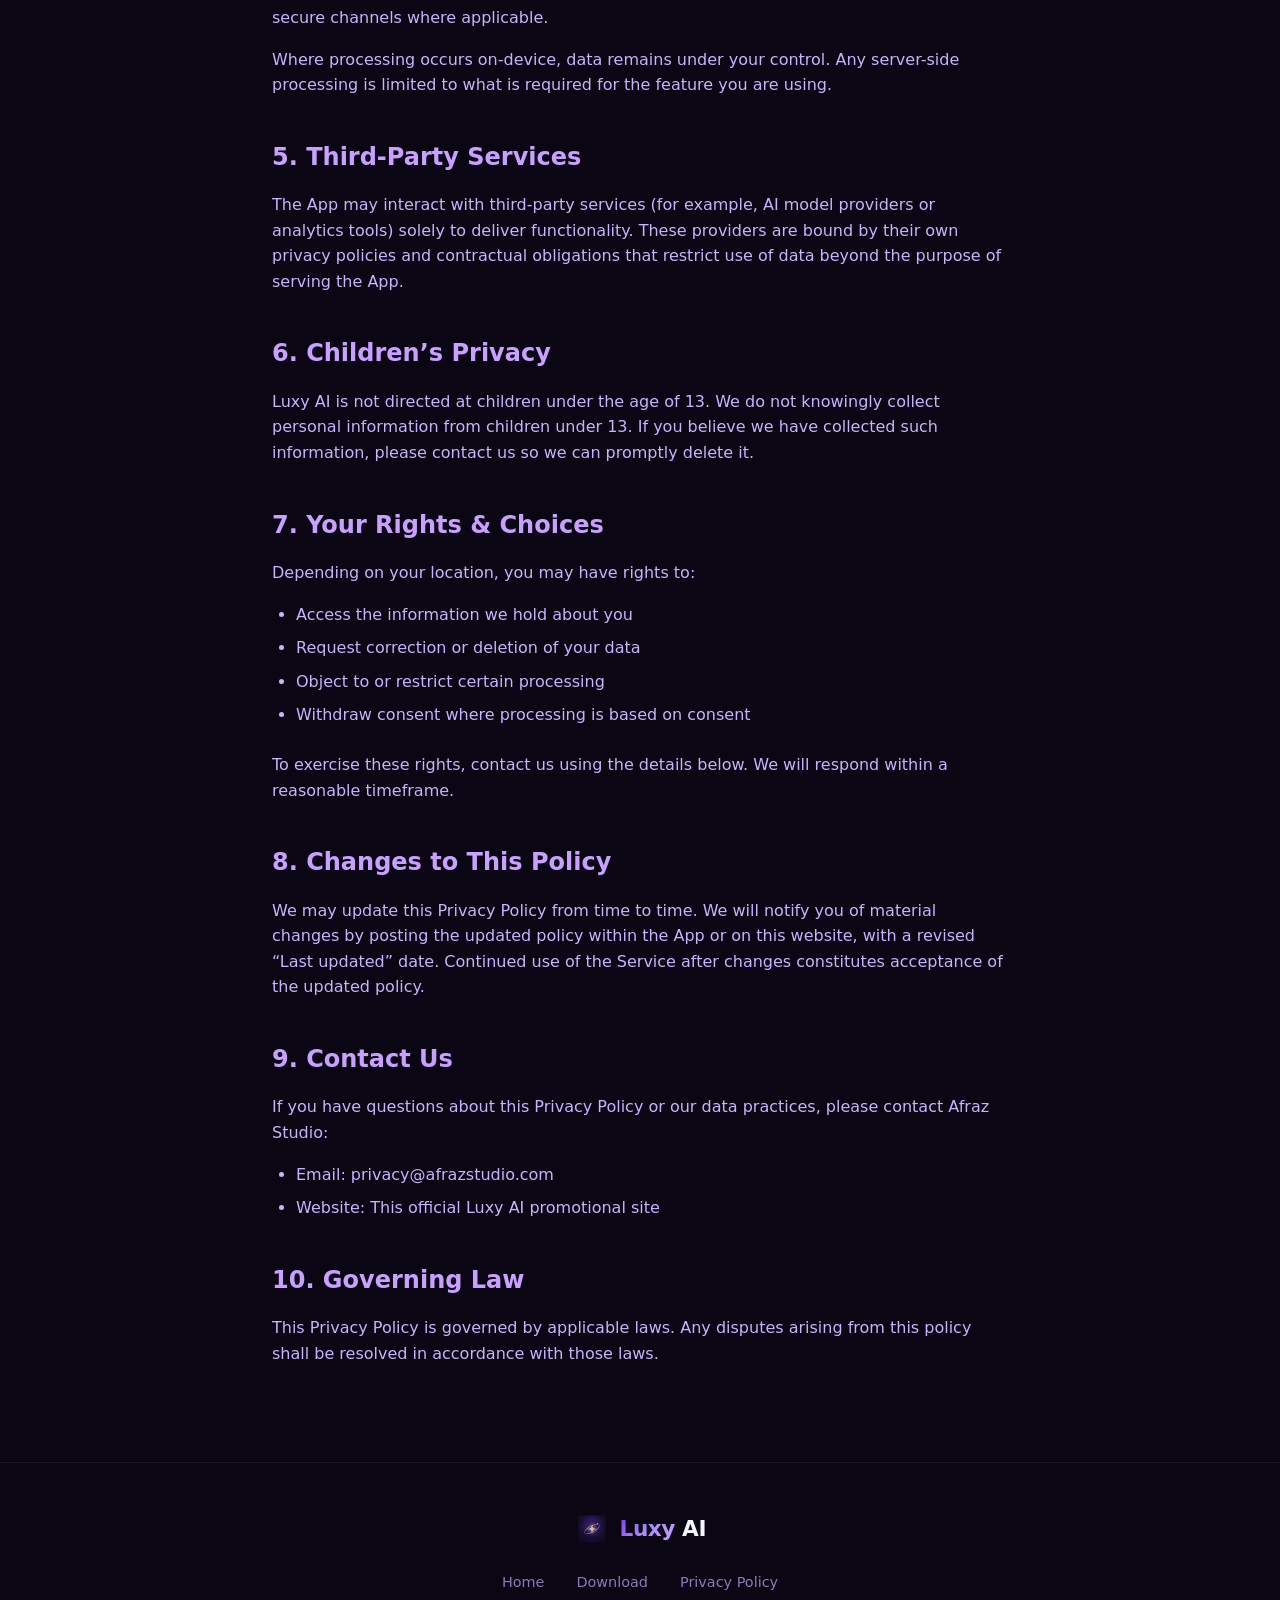
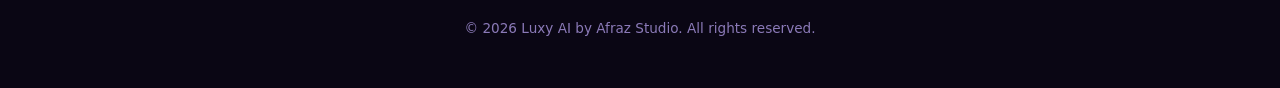
<file: privacy.html>
<!DOCTYPE html>
<html lang="en">
<head>
  <meta charset="UTF-8">
  <meta name="viewport" content="width=device-width, initial-scale=1.0">
  <meta name="description" content="Privacy Policy for Luxy AI by Afraz Studio.">
  <meta name="theme-color" content="#0a0614">
  <title>Privacy Policy — Luxy AI by Afraz Studio</title>
  <link rel="icon" type="image/png" href="[data-uri]">
  <style>
/* Luxy AI by Afraz Studio - Premium Website Styles */
:root {
  --bg-primary: #0a0614;
  --bg-secondary: #120b24;
  --bg-card: #1a1230;
  --accent: #a78bfa;
  --accent-light: #c9a0ff;
  --accent-dark: #7c3aed;
  --text-primary: #f5f3ff;
  --text-secondary: #c4b5fd;
  --text-muted: #8b7ab8;
  --gold: #f0c674;
  --gradient: linear-gradient(135deg, #7c3aed 0%, #a78bfa 50%, #c9a0ff 100%);
  --gradient-dark: linear-gradient(180deg, #0a0614 0%, #1a1230 100%);
  --shadow: 0 25px 50px -12px rgba(124, 58, 237, 0.25);
  --radius: 16px;
  --transition: all 0.3s cubic-bezier(0.4, 0, 0.2, 1);
}

* {
  margin: 0;
  padding: 0;
  box-sizing: border-box;
}

html {
  scroll-behavior: smooth;
}

body {
  font-family: 'Segoe UI', system-ui, -apple-system, BlinkMacSystemFont, 'Roboto', sans-serif;
  background: var(--bg-primary);
  color: var(--text-primary);
  line-height: 1.6;
  min-height: 100vh;
  overflow-x: hidden;
}

/* Background Effects */
.bg-glow {
  position: fixed;
  top: 0;
  left: 0;
  width: 100%;
  height: 100%;
  pointer-events: none;
  z-index: 0;
  background: 
    radial-gradient(ellipse 80% 50% at 50% -20%, rgba(124, 58, 237, 0.3), transparent),
    radial-gradient(ellipse 60% 40% at 80% 60%, rgba(167, 139, 250, 0.1), transparent),
    radial-gradient(ellipse 50% 30% at 20% 80%, rgba(124, 58, 237, 0.15), transparent);
}

/* Navigation */
.navbar {
  position: fixed;
  top: 0;
  left: 0;
  right: 0;
  z-index: 1000;
  padding: 1rem 2rem;
  background: rgba(10, 6, 20, 0.85);
  backdrop-filter: blur(20px);
  border-bottom: 1px solid rgba(167, 139, 250, 0.1);
  transition: var(--transition);
}

.nav-container {
  max-width: 1200px;
  margin: 0 auto;
  display: flex;
  align-items: center;
  justify-content: space-between;
}

.logo-link {
  display: flex;
  align-items: center;
  gap: 0.75rem;
  text-decoration: none;
  color: var(--text-primary);
}

.logo-link img {
  width: 42px;
  height: 42px;
  border-radius: 10px;
  box-shadow: 0 4px 15px rgba(124, 58, 237, 0.4);
}

.logo-text {
  font-size: 1.35rem;
  font-weight: 700;
  letter-spacing: -0.02em;
}

.logo-text span {
  background: var(--gradient);
  -webkit-background-clip: text;
  -webkit-text-fill-color: transparent;
  background-clip: text;
}

.nav-links {
  display: flex;
  gap: 2rem;
  list-style: none;
}

.nav-links a {
  color: var(--text-secondary);
  text-decoration: none;
  font-weight: 500;
  font-size: 0.95rem;
  transition: var(--transition);
  position: relative;
}

.nav-links a:hover,
.nav-links a.active {
  color: var(--accent-light);
}

.nav-links a::after {
  content: '';
  position: absolute;
  bottom: -4px;
  left: 0;
  width: 0;
  height: 2px;
  background: var(--gradient);
  transition: width 0.3s ease;
}

.nav-links a:hover::after,
.nav-links a.active::after {
  width: 100%;
}

.nav-cta {
  background: var(--gradient);
  color: white !important;
  padding: 0.6rem 1.4rem;
  border-radius: 50px;
  font-weight: 600;
  box-shadow: 0 4px 15px rgba(124, 58, 237, 0.4);
}

.nav-cta::after {
  display: none !important;
}

.nav-cta:hover {
  transform: translateY(-2px);
  box-shadow: 0 8px 25px rgba(124, 58, 237, 0.5);
}

.mobile-menu-btn {
  display: none;
  background: none;
  border: none;
  color: var(--text-primary);
  font-size: 1.5rem;
  cursor: pointer;
}

/* Hero Section */
.hero {
  position: relative;
  z-index: 1;
  min-height: 100vh;
  display: flex;
  align-items: center;
  justify-content: center;
  padding: 8rem 2rem 4rem;
  text-align: center;
}

.hero-content {
  max-width: 900px;
}

.hero-badge {
  display: inline-flex;
  align-items: center;
  gap: 0.5rem;
  background: rgba(167, 139, 250, 0.15);
  border: 1px solid rgba(167, 139, 250, 0.3);
  padding: 0.4rem 1rem;
  border-radius: 50px;
  font-size: 0.85rem;
  color: var(--accent-light);
  margin-bottom: 1.5rem;
  animation: fadeInUp 0.8s ease;
}

.hero-logo {
  width: 140px;
  height: 140px;
  border-radius: 28px;
  margin: 0 auto 2rem;
  box-shadow: var(--shadow);
  animation: fadeInUp 0.8s ease 0.1s both;
}

.hero h1 {
  font-size: clamp(2.5rem, 6vw, 4rem);
  font-weight: 800;
  line-height: 1.15;
  margin-bottom: 1.25rem;
  animation: fadeInUp 0.8s ease 0.2s both;
}

.hero h1 .highlight {
  background: var(--gradient);
  -webkit-background-clip: text;
  -webkit-text-fill-color: transparent;
  background-clip: text;
}

.hero-subtitle {
  font-size: 1.25rem;
  color: var(--text-secondary);
  max-width: 600px;
  margin: 0 auto 2.5rem;
  animation: fadeInUp 0.8s ease 0.3s both;
}

.hero-buttons {
  display: flex;
  gap: 1rem;
  justify-content: center;
  flex-wrap: wrap;
  animation: fadeInUp 0.8s ease 0.4s both;
}

.btn {
  display: inline-flex;
  align-items: center;
  gap: 0.5rem;
  padding: 0.9rem 2rem;
  border-radius: 50px;
  font-weight: 600;
  font-size: 1rem;
  text-decoration: none;
  transition: var(--transition);
  cursor: pointer;
  border: none;
}

.btn-primary {
  background: var(--gradient);
  color: white;
  box-shadow: 0 8px 25px rgba(124, 58, 237, 0.4);
}

.btn-primary:hover {
  transform: translateY(-3px);
  box-shadow: 0 12px 35px rgba(124, 58, 237, 0.5);
}

.btn-secondary {
  background: transparent;
  color: var(--text-primary);
  border: 2px solid rgba(167, 139, 250, 0.4);
}

.btn-secondary:hover {
  background: rgba(167, 139, 250, 0.1);
  border-color: var(--accent);
}

/* Video Section */
.video-section {
  position: relative;
  z-index: 1;
  padding: 5rem 2rem;
  max-width: 1000px;
  margin: 0 auto;
}

.section-header {
  text-align: center;
  margin-bottom: 3rem;
}

.section-header h2 {
  font-size: 2.25rem;
  font-weight: 700;
  margin-bottom: 0.75rem;
}

.section-header p {
  color: var(--text-secondary);
  font-size: 1.1rem;
}

.video-wrapper {
  position: relative;
  border-radius: var(--radius);
  overflow: hidden;
  box-shadow: var(--shadow);
  border: 1px solid rgba(167, 139, 250, 0.2);
  background: var(--bg-card);
}

.video-wrapper video {
  width: 100%;
  display: block;
  aspect-ratio: 16/9;
}

.video-overlay {
  position: absolute;
  inset: 0;
  display: flex;
  align-items: center;
  justify-content: center;
  background: rgba(10, 6, 20, 0.4);
  cursor: pointer;
  transition: var(--transition);
}

.video-overlay.hidden {
  opacity: 0;
  pointer-events: none;
}

.play-btn {
  width: 80px;
  height: 80px;
  border-radius: 50%;
  background: var(--gradient);
  display: flex;
  align-items: center;
  justify-content: center;
  box-shadow: 0 10px 30px rgba(124, 58, 237, 0.5);
  transition: var(--transition);
}

.play-btn:hover {
  transform: scale(1.1);
}

.play-btn svg {
  width: 32px;
  height: 32px;
  fill: white;
  margin-left: 4px;
}

/* Features */
.features {
  position: relative;
  z-index: 1;
  padding: 5rem 2rem;
  max-width: 1200px;
  margin: 0 auto;
}

.features-grid {
  display: grid;
  grid-template-columns: repeat(auto-fit, minmax(280px, 1fr));
  gap: 1.5rem;
  margin-top: 3rem;
}

.feature-card {
  background: var(--bg-card);
  border: 1px solid rgba(167, 139, 250, 0.15);
  border-radius: var(--radius);
  padding: 2rem;
  transition: var(--transition);
}

.feature-card:hover {
  transform: translateY(-5px);
  border-color: rgba(167, 139, 250, 0.4);
  box-shadow: var(--shadow);
}

.feature-icon {
  width: 56px;
  height: 56px;
  border-radius: 14px;
  background: rgba(167, 139, 250, 0.15);
  display: flex;
  align-items: center;
  justify-content: center;
  margin-bottom: 1.25rem;
  font-size: 1.5rem;
}

.feature-card h3 {
  font-size: 1.25rem;
  margin-bottom: 0.75rem;
  color: var(--text-primary);
}

.feature-card p {
  color: var(--text-muted);
  font-size: 0.95rem;
}

/* CTA Section */
.cta-section {
  position: relative;
  z-index: 1;
  padding: 5rem 2rem;
  text-align: center;
}

.cta-box {
  max-width: 700px;
  margin: 0 auto;
  background: linear-gradient(135deg, rgba(124, 58, 237, 0.2), rgba(167, 139, 250, 0.1));
  border: 1px solid rgba(167, 139, 250, 0.3);
  border-radius: 24px;
  padding: 3.5rem 2rem;
}

.cta-box h2 {
  font-size: 2rem;
  margin-bottom: 1rem;
}

.cta-box p {
  color: var(--text-secondary);
  margin-bottom: 2rem;
}

/* Footer */
.footer {
  position: relative;
  z-index: 1;
  padding: 3rem 2rem;
  border-top: 1px solid rgba(167, 139, 250, 0.1);
  text-align: center;
}

.footer-logo {
  display: flex;
  align-items: center;
  justify-content: center;
  gap: 0.6rem;
  margin-bottom: 1.5rem;
}

.footer-logo img {
  width: 36px;
  height: 36px;
  border-radius: 8px;
}

.footer-links {
  display: flex;
  gap: 2rem;
  justify-content: center;
  margin-bottom: 1.5rem;
  flex-wrap: wrap;
}

.footer-links a {
  color: var(--text-muted);
  text-decoration: none;
  font-size: 0.9rem;
  transition: var(--transition);
}

.footer-links a:hover {
  color: var(--accent-light);
}

.footer-copy {
  color: var(--text-muted);
  font-size: 0.85rem;
}

/* Download Page */
.page-hero {
  position: relative;
  z-index: 1;
  padding: 9rem 2rem 4rem;
  text-align: center;
}

.page-hero h1 {
  font-size: 2.75rem;
  margin-bottom: 1rem;
}

.page-hero p {
  color: var(--text-secondary);
  font-size: 1.15rem;
  max-width: 550px;
  margin: 0 auto;
}

.download-section {
  position: relative;
  z-index: 1;
  max-width: 800px;
  margin: 0 auto;
  padding: 2rem 2rem 5rem;
}

.download-card {
  background: var(--bg-card);
  border: 1px solid rgba(167, 139, 250, 0.2);
  border-radius: 24px;
  padding: 3rem;
  text-align: center;
  box-shadow: var(--shadow);
}

.download-card img {
  width: 100px;
  height: 100px;
  border-radius: 22px;
  margin-bottom: 1.5rem;
  box-shadow: 0 10px 30px rgba(124, 58, 237, 0.3);
}

.download-card h2 {
  font-size: 1.75rem;
  margin-bottom: 0.5rem;
}

.download-card .version {
  color: var(--text-muted);
  margin-bottom: 2rem;
}

.download-info {
  display: grid;
  grid-template-columns: repeat(3, 1fr);
  gap: 1rem;
  margin: 2rem 0;
  text-align: center;
}

.download-info div {
  background: rgba(167, 139, 250, 0.08);
  padding: 1rem;
  border-radius: 12px;
}

.download-info .label {
  font-size: 0.8rem;
  color: var(--text-muted);
  margin-bottom: 0.25rem;
}

.download-info .value {
  font-weight: 600;
  color: var(--accent-light);
}

.requirements {
  text-align: left;
  margin-top: 2rem;
  padding-top: 2rem;
  border-top: 1px solid rgba(167, 139, 250, 0.15);
}

.requirements h3 {
  margin-bottom: 1rem;
  font-size: 1.1rem;
}

.requirements ul {
  list-style: none;
  color: var(--text-secondary);
}

.requirements li {
  padding: 0.4rem 0;
  padding-left: 1.5rem;
  position: relative;
}

.requirements li::before {
  content: '✓';
  position: absolute;
  left: 0;
  color: var(--accent);
  font-weight: bold;
}

/* Privacy Page */
.privacy-content {
  position: relative;
  z-index: 1;
  max-width: 800px;
  margin: 0 auto;
  padding: 2rem 2rem 5rem;
}

.privacy-content h2 {
  font-size: 1.5rem;
  margin: 2.5rem 0 1rem;
  color: var(--accent-light);
}

.privacy-content h2:first-of-type {
  margin-top: 0;
}

.privacy-content p,
.privacy-content li {
  color: var(--text-secondary);
  margin-bottom: 1rem;
}

.privacy-content ul {
  padding-left: 1.5rem;
  margin-bottom: 1.5rem;
}

.privacy-content li {
  margin-bottom: 0.5rem;
}

.last-updated {
  color: var(--text-muted);
  font-size: 0.9rem;
  margin-bottom: 2rem;
}

/* Animations */
@keyframes fadeInUp {
  from {
    opacity: 0;
    transform: translateY(30px);
  }
  to {
    opacity: 1;
    transform: translateY(0);
  }
}

/* Responsive */
@media (max-width: 768px) {
  .nav-links {
    display: none;
  }
  
  .mobile-menu-btn {
    display: block;
  }
  
  .nav-links.active {
    display: flex;
    flex-direction: column;
    position: absolute;
    top: 100%;
    left: 0;
    right: 0;
    background: rgba(10, 6, 20, 0.98);
    padding: 1.5rem;
    border-bottom: 1px solid rgba(167, 139, 250, 0.1);
  }
  
  .hero {
    padding: 7rem 1.5rem 3rem;
  }
  
  .download-info {
    grid-template-columns: 1fr;
  }
  
  .download-card {
    padding: 2rem 1.5rem;
  }
}

/* Particles / floating orbs */
.orb {
  position: absolute;
  border-radius: 50%;
  filter: blur(60px);
  opacity: 0.4;
  animation: float 20s ease-in-out infinite;
}

.orb-1 {
  width: 300px;
  height: 300px;
  background: #7c3aed;
  top: 10%;
  left: -5%;
}

.orb-2 {
  width: 200px;
  height: 200px;
  background: #a78bfa;
  top: 60%;
  right: -5%;
  animation-delay: -5s;
}

@keyframes float {
  0%, 100% { transform: translate(0, 0); }
  50% { transform: translate(30px, -30px); }
}

  </style>
</head>
<body>
  <div class="bg-glow"></div>

  <nav class="navbar">
    <div class="nav-container">
      <a href="index.html" class="logo-link">
        <img src="[data-uri]" alt="Luxy AI" width="42" height="42">
        <span class="logo-text"><span>Luxy</span> AI</span>
      </a>
      <ul class="nav-links" id="navLinks">
        <li><a href="index.html">Home</a></li>
        <li><a href="index.html#features">Features</a></li>
        <li><a href="download.html">Download</a></li>
        <li><a href="privacy.html" class="active">Privacy</a></li>
        <li><a href="download.html" class="nav-cta">Get the App</a></li>
      </ul>
      <button class="mobile-menu-btn" id="menuBtn" aria-label="Menu">☰</button>
    </div>
  </nav>

  <section class="page-hero">
    <h1>Privacy Policy</h1>
    <p>How Luxy AI by Afraz Studio collects, uses, and protects your information.</p>
  </section>

  <section class="privacy-content">
    <p class="last-updated">Last updated: October 10, 2026</p>

    <h2>1. Introduction</h2>
    <p>
      Welcome to Luxy AI (“the App”), developed and published by Afraz Studio (“we”, “us”, or “our”). 
      This Privacy Policy explains how we handle information when you use the Luxy AI mobile application 
      and related services (collectively, the “Service”).
    </p>
    <p>
      By downloading, installing, or using Luxy AI, you agree to the practices described in this policy. 
      If you do not agree, please do not use the App.
    </p>

    <h2>2. Information We Collect</h2>
    <p>We may collect the following categories of information:</p>
    <ul>
      <li><strong>Device Information:</strong> Device model, operating system version, unique device identifiers, and app version.</li>
      <li><strong>Usage Data:</strong> Features used, session duration, crash logs, and performance metrics to improve the App.</li>
      <li><strong>Optional Inputs:</strong> Content you voluntarily provide within the App (e.g., prompts, preferences, or settings).</li>
      <li><strong>Technical Logs:</strong> IP address (anonymized where possible), browser type, and network information for security and diagnostics.</li>
    </ul>
    <p>
      Luxy AI is designed with privacy in mind. We do not require you to create an account to use core features, 
      and we minimize data collection to what is necessary for the App to function and improve.
    </p>

    <h2>3. How We Use Information</h2>
    <p>We use collected information to:</p>
    <ul>
      <li>Provide, operate, and maintain the Service</li>
      <li>Improve performance, reliability, and user experience</li>
      <li>Diagnose technical issues and prevent abuse</li>
      <li>Respond to support requests when you contact us</li>
      <li>Comply with legal obligations</li>
    </ul>
    <p>
      We do not sell your personal information to third parties. We do not use your data for targeted advertising.
    </p>

    <h2>4. Data Storage & Security</h2>
    <p>
      We implement appropriate technical and organizational measures to protect information against 
      unauthorized access, alteration, disclosure, or destruction. Data is transmitted over secure channels 
      where applicable.
    </p>
    <p>
      Where processing occurs on-device, data remains under your control. Any server-side processing 
      is limited to what is required for the feature you are using.
    </p>

    <h2>5. Third-Party Services</h2>
    <p>
      The App may interact with third-party services (for example, AI model providers or analytics tools) 
      solely to deliver functionality. These providers are bound by their own privacy policies and 
      contractual obligations that restrict use of data beyond the purpose of serving the App.
    </p>

    <h2>6. Children’s Privacy</h2>
    <p>
      Luxy AI is not directed at children under the age of 13. We do not knowingly collect personal 
      information from children under 13. If you believe we have collected such information, 
      please contact us so we can promptly delete it.
    </p>

    <h2>7. Your Rights & Choices</h2>
    <p>Depending on your location, you may have rights to:</p>
    <ul>
      <li>Access the information we hold about you</li>
      <li>Request correction or deletion of your data</li>
      <li>Object to or restrict certain processing</li>
      <li>Withdraw consent where processing is based on consent</li>
    </ul>
    <p>
      To exercise these rights, contact us using the details below. We will respond within a reasonable timeframe.
    </p>

    <h2>8. Changes to This Policy</h2>
    <p>
      We may update this Privacy Policy from time to time. We will notify you of material changes by 
      posting the updated policy within the App or on this website, with a revised “Last updated” date. 
      Continued use of the Service after changes constitutes acceptance of the updated policy.
    </p>

    <h2>9. Contact Us</h2>
    <p>
      If you have questions about this Privacy Policy or our data practices, please contact Afraz Studio:
    </p>
    <ul>
      <li>Email: privacy@afrazstudio.com</li>
      <li>Website: This official Luxy AI promotional site</li>
    </ul>

    <h2>10. Governing Law</h2>
    <p>
      This Privacy Policy is governed by applicable laws. Any disputes arising from this policy 
      shall be resolved in accordance with those laws.
    </p>
  </section>

  <footer class="footer">
    <div class="footer-logo">
      <img src="[data-uri]" alt="Luxy AI" width="36" height="36">
      <span class="logo-text"><span>Luxy</span> AI</span>
    </div>
    <div class="footer-links">
      <a href="index.html">Home</a>
      <a href="download.html">Download</a>
      <a href="privacy.html">Privacy Policy</a>
    </div>
    <p class="footer-copy">© 2026 Luxy AI by Afraz Studio. All rights reserved.</p>
  </footer>

  <script>
document.addEventListener('DOMContentLoaded', () => {
  const menuBtn = document.getElementById('menuBtn');
  const navLinks = document.getElementById('navLinks');
  if (menuBtn && navLinks) {
    menuBtn.addEventListener('click', () => {
      navLinks.classList.toggle('active');
      menuBtn.textContent = navLinks.classList.contains('active') ? '✕' : '☰';
    });
    navLinks.querySelectorAll('a').forEach(link => {
      link.addEventListener('click', () => {
        navLinks.classList.remove('active');
        menuBtn.textContent = '☰';
      });
    });
  }
});
  </script>
</body>
</html>
</file>
